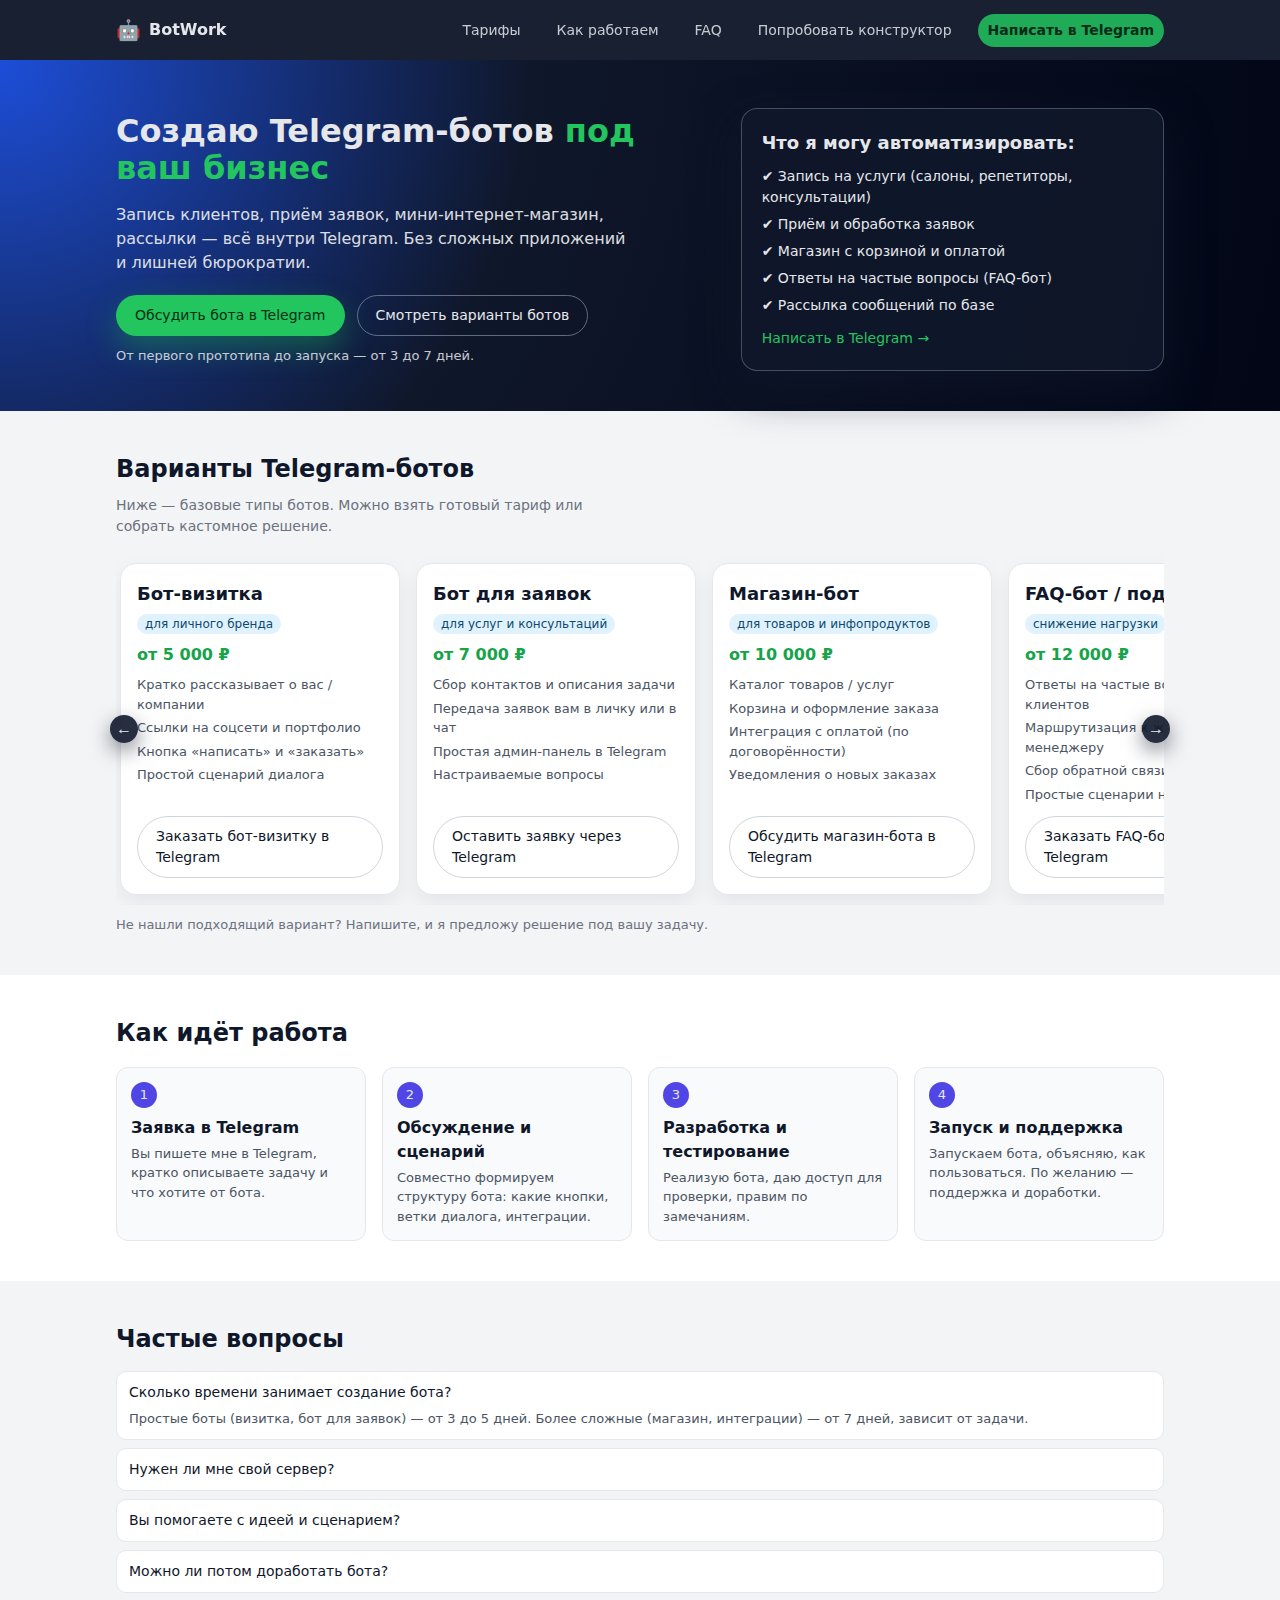
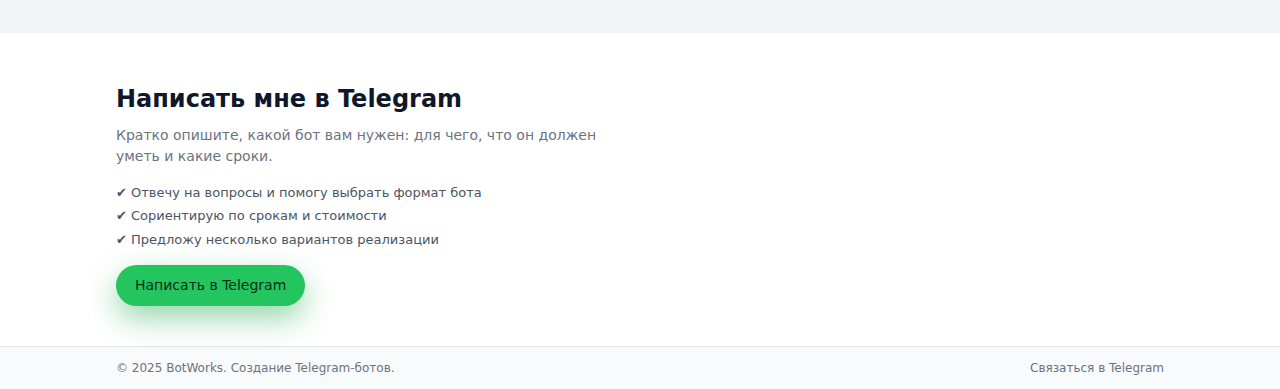
<file: index.html>
<!DOCTYPE html>
<html lang="ru">

<head>
    <meta charset="UTF-8">
    <title>Telegram-боты под ключ | Создание ботов для бизнеса</title>
    <meta name="viewport" content="width=device-width, initial-scale=1">

    <meta name="description"
        content="Создаю Telegram-ботов под ключ: для записей, магазинов, чат-поддержки, приема заявок. Фиксированные тарифы, быстрые сроки.">

    <link rel="stylesheet" href="styles.css">
</head>

<body>
    <header class="header">
        <div class="container header-inner">
            <div class="logo">
                <!-- Можно заменить на картинку -->
                <span class="logo-mark">🤖</span>
                <span class="logo-text">BotWork</span>
            </div>

            <nav class="nav">
                <a href="#bots" class="nav-link">Тарифы</a>
                <a href="#how" class="nav-link">Как работаем</a>
                <a href="#faq" class="nav-link">FAQ</a>
                <a href="bot_constractor.html" class="nav-link">Попробовать конструктор</a>
                <a href="#contact" class="nav-link nav-link-primary">Написать в Telegram</a>
            </nav>

            <button class="burger" id="burger-button" aria-label="Меню">
                <span></span>
                <span></span>
                <span></span>
            </button>
        </div>
    </header>

    <main>
        <!-- Hero блок -->
        <section class="hero">
            <div class="container hero-inner">
                <div class="hero-text">
                    <h1>Создаю Telegram-ботов <span class="accent">под ваш бизнес</span></h1>
                    <p class="hero-subtitle">
                        Запись клиентов, приём заявок, мини-интернет-магазин, рассылки —
                        всё внутри Telegram. Без сложных приложений и лишней бюрократии.
                    </p>
                    <div class="hero-actions">
                        <a href="https://t.me/@borysikkk" class="btn btn-primary" target="_blank" rel="noopener">
                            Обсудить бота в Telegram
                        </a>
                        <a href="#bots" class="btn btn-secondary">
                            Смотреть варианты ботов
                        </a>
                    </div>
                    <p class="hero-note">
                        От первого прототипа до запуска — от 3 до 7 дней.
                    </p>
                </div>

                <div class="hero-card">
                    <h2>Что я могу автоматизировать:</h2>
                    <ul class="hero-list">
                        <li>✔ Запись на услуги (салоны, репетиторы, консультации)</li>
                        <li>✔ Приём и обработка заявок</li>
                        <li>✔ Магазин с корзиной и оплатой</li>
                        <li>✔ Ответы на частые вопросы (FAQ-бот)</li>
                        <li>✔ Рассылка сообщений по базе</li>
                    </ul>
                    <a href="https://t.me/@borysikkk" class="hero-card-cta" target="_blank" rel="noopener">
                        Написать в Telegram →
                    </a>
                </div>
            </div>
        </section>

        <!-- Варианты ботов (конвейер / список) -->
        <section class="section" id="bots">
            <div class="container">
                <h2 class="section-title">Варианты Telegram-ботов</h2>
                <p class="section-subtitle">
                    Ниже — базовые типы ботов. Можно взять готовый тариф или собрать кастомное решение.
                </p>

                <!-- Конвейер: горизонтальный список карточек -->
                <div class="bots-scroller-wrapper">
                    <button class="scroll-btn scroll-btn-left" id="scroll-left" aria-label="Прокрутить влево">
                        ←
                    </button>

                    <div class="bots-scroller" id="bots-scroller">
                        <!-- Карточка 1 -->
                        <article class="bot-card">
                            <div class="bot-card-header">
                                <h3>Бот-визитка</h3>
                                <span class="bot-tag">для личного бренда</span>
                            </div>
                            <p class="bot-price">от 5 000 ₽</p>
                            <ul class="bot-list">
                                <li>Кратко рассказывает о вас / компании</li>
                                <li>Ссылки на соцсети и портфолио</li>
                                <li>Кнопка «написать» и «заказать»</li>
                                <li>Простой сценарий диалога</li>
                            </ul>
                            <a href="https://t.me/@borysikkk" class="btn btn-outline bot-btn" target="_blank"
                                rel="noopener">
                                Заказать бот-визитку в Telegram
                            </a>
                        </article>

                        <!-- Карточка 2 -->
                        <article class="bot-card">
                            <div class="bot-card-header">
                                <h3>Бот для заявок</h3>
                                <span class="bot-tag">для услуг и консультаций</span>
                            </div>
                            <p class="bot-price">от 7 000 ₽</p>
                            <ul class="bot-list">
                                <li>Сбор контактов и описания задачи</li>
                                <li>Передача заявок вам в личку или в чат</li>
                                <li>Простая админ-панель в Telegram</li>
                                <li>Настраиваемые вопросы</li>
                            </ul>
                            <a href="https://t.me/@borysikkk" class="btn btn-outline bot-btn" target="_blank"
                                rel="noopener">
                                Оставить заявку через Telegram
                            </a>
                        </article>

                        <!-- Карточка 3 -->
                        <article class="bot-card">
                            <div class="bot-card-header">
                                <h3>Магазин-бот</h3>
                                <span class="bot-tag">для товаров и инфопродуктов</span>
                            </div>
                            <p class="bot-price">от 10 000 ₽</p>
                            <ul class="bot-list">
                                <li>Каталог товаров / услуг</li>
                                <li>Корзина и оформление заказа</li>
                                <li>Интеграция с оплатой (по договорённости)</li>
                                <li>Уведомления о новых заказах</li>
                            </ul>
                            <a href="https://t.me/@borysikkk" class="btn btn-outline bot-btn" target="_blank"
                                rel="noopener">
                                Обсудить магазин-бота в Telegram
                            </a>
                        </article>

                        <!-- Карточка 4 -->
                        <article class="bot-card">
                            <div class="bot-card-header">
                                <h3>FAQ-бот / поддержка</h3>
                                <span class="bot-tag">снижение нагрузки</span>
                            </div>
                            <p class="bot-price">от 12 000 ₽</p>
                            <ul class="bot-list">
                                <li>Ответы на частые вопросы клиентов</li>
                                <li>Маршрутизация к живому менеджеру</li>
                                <li>Сбор обратной связи</li>
                                <li>Простые сценарии на кнопках</li>
                            </ul>
                            <a href="https://t.me/@borysikkk" class="btn btn-outline bot-btn" target="_blank"
                                rel="noopener">
                                Заказать FAQ-бота в Telegram
                            </a>
                        </article>

                        <!-- Карточка 5 -->
                        <article class="bot-card">
                            <div class="bot-card-header">
                                <h3>Кастомный бот</h3>
                                <span class="bot-tag">под вашу идею</span>
                            </div>
                            <p class="bot-price">от 15 000 ₽</p>
                            <ul class="bot-list">
                                <li>Индивидуальная логика и сценарии</li>
                                <li>Интеграции с API и сервисами</li>
                                <li>Подбор архитектуры под нагрузку</li>
                                <li>Сопровождение и доработка</li>
                            </ul>
                            <a href="https://t.me/@borysikkk" class="btn btn-outline bot-btn" target="_blank"
                                rel="noopener">
                                Обсудить кастомного бота
                            </a>
                        </article>

                        <!-- Карточка: Конструктор ботов -->
<article class="bot-card">
  <div class="bot-card-header">
    <h3>Конструктор ботов</h3>
    <span class="bot-tag">создайте свой сценарий</span>
  </div>
  <p class="bot-price">Зависит от объема</p>
  <ul class="bot-list">
    <li>Самостоятельно соберите логику бота</li>
    <li>Настройте сообщения, кнопки, оплату</li>
    <li>Отправьте мне — обсудим и запустим</li>
    <li>Идеально для кастомных идей</li>
  </ul>
  <a href="constructor.html" class="btn btn-outline bot-btn">
    Попробовать конструктор
  </a>
</article>
                    </div>

                    <button class="scroll-btn scroll-btn-right" id="scroll-right" aria-label="Прокрутить вправо">
                        →
                    </button>
                </div>

                <!-- Альтернативно: обычный список (на мобиле он и так выглядит как список) -->
                <p class="section-note">
                    Не нашли подходящий вариант? Напишите, и я предложу решение под вашу задачу.
                </p>
            </div>
        </section>

        <!-- Как мы работаем -->
        <section class="section section-alt" id="how">
            <div class="container">
                <h2 class="section-title">Как идёт работа</h2>
                <div class="steps">
                    <div class="step">
                        <div class="step-number">1</div>
                        <h3>Заявка в Telegram</h3>
                        <p>Вы пишете мне в Telegram, кратко описываете задачу и что хотите от бота.</p>
                    </div>
                    <div class="step">
                        <div class="step-number">2</div>
                        <h3>Обсуждение и сценарий</h3>
                        <p>Совместно формируем структуру бота: какие кнопки, ветки диалога, интеграции.</p>
                    </div>
                    <div class="step">
                        <div class="step-number">3</div>
                        <h3>Разработка и тестирование</h3>
                        <p>Реализую бота, даю доступ для проверки, правим по замечаниям.</p>
                    </div>
                    <div class="step">
                        <div class="step-number">4</div>
                        <h3>Запуск и поддержка</h3>
                        <p>Запускаем бота, объясняю, как пользоваться. По желанию — поддержка и доработки.</p>
                    </div>
                </div>
            </div>
        </section>

        <!-- FAQ -->
        <section class="section" id="faq">
            <div class="container">
                <h2 class="section-title">Частые вопросы</h2>

                <div class="faq-list">
                    <details class="faq-item" open>
                        <summary>Сколько времени занимает создание бота?</summary>
                        <p>
                            Простые боты (визитка, бот для заявок) — от 3 до 5 дней.
                            Более сложные (магазин, интеграции) — от 7 дней, зависит от задачи.
                        </p>
                    </details>

                    <details class="faq-item">
                        <summary>Нужен ли мне свой сервер?</summary>
                        <p>
                            Зависит от нагрузки и логики бота. Для простых ботов можно использовать недорогой хостинг
                            или готовые решения. При обсуждении я предложу оптимальный вариант.
                        </p>
                    </details>

                    <details class="faq-item">
                        <summary>Вы помогаете с идеей и сценарием?</summary>
                        <p>
                            Да, помогаю структурировать задачу, предложу варианты логики и подскажу, что лучше
                            автоматизировать.
                        </p>
                    </details>

                    <details class="faq-item">
                        <summary>Можно ли потом доработать бота?</summary>
                        <p>
                            Да, по договорённости можно добавлять новые функции, интеграции и менять логику.
                        </p>
                    </details>
                </div>
            </div>
        </section>

        <!-- Контакты -->
        <section class="section section-alt" id="contact">
            <div class="container contact-inner">
                <div>
                    <h2 class="section-title">Написать мне в Telegram</h2>
                    <p class="section-subtitle">
                        Кратко опишите, какой бот вам нужен: для чего, что он должен уметь и какие сроки.
                    </p>
                    <ul class="contact-list">
                        <li>✔ Отвечу на вопросы и помогу выбрать формат бота</li>
                        <li>✔ Сориентирую по срокам и стоимости</li>
                        <li>✔ Предложу несколько вариантов реализации</li>
                    </ul>
                    <a href="https://t.me/@borysikkk" class="btn btn-primary contact-btn" target="_blank"
                        rel="noopener">
                        Написать в Telegram
                    </a>
                </div>
            </div>
        </section>
    </main>

    <footer class="footer">
        <div class="container footer-inner">
            <span>© 2025 BotWorks. Создание Telegram-ботов.</span>
            <a href="https://t.me/@borysikkk" target="_blank" rel="noopener">Связаться в Telegram</a>
        </div>
    </footer>

    <script src="script.js"></script>
</body>

</html>
</file>
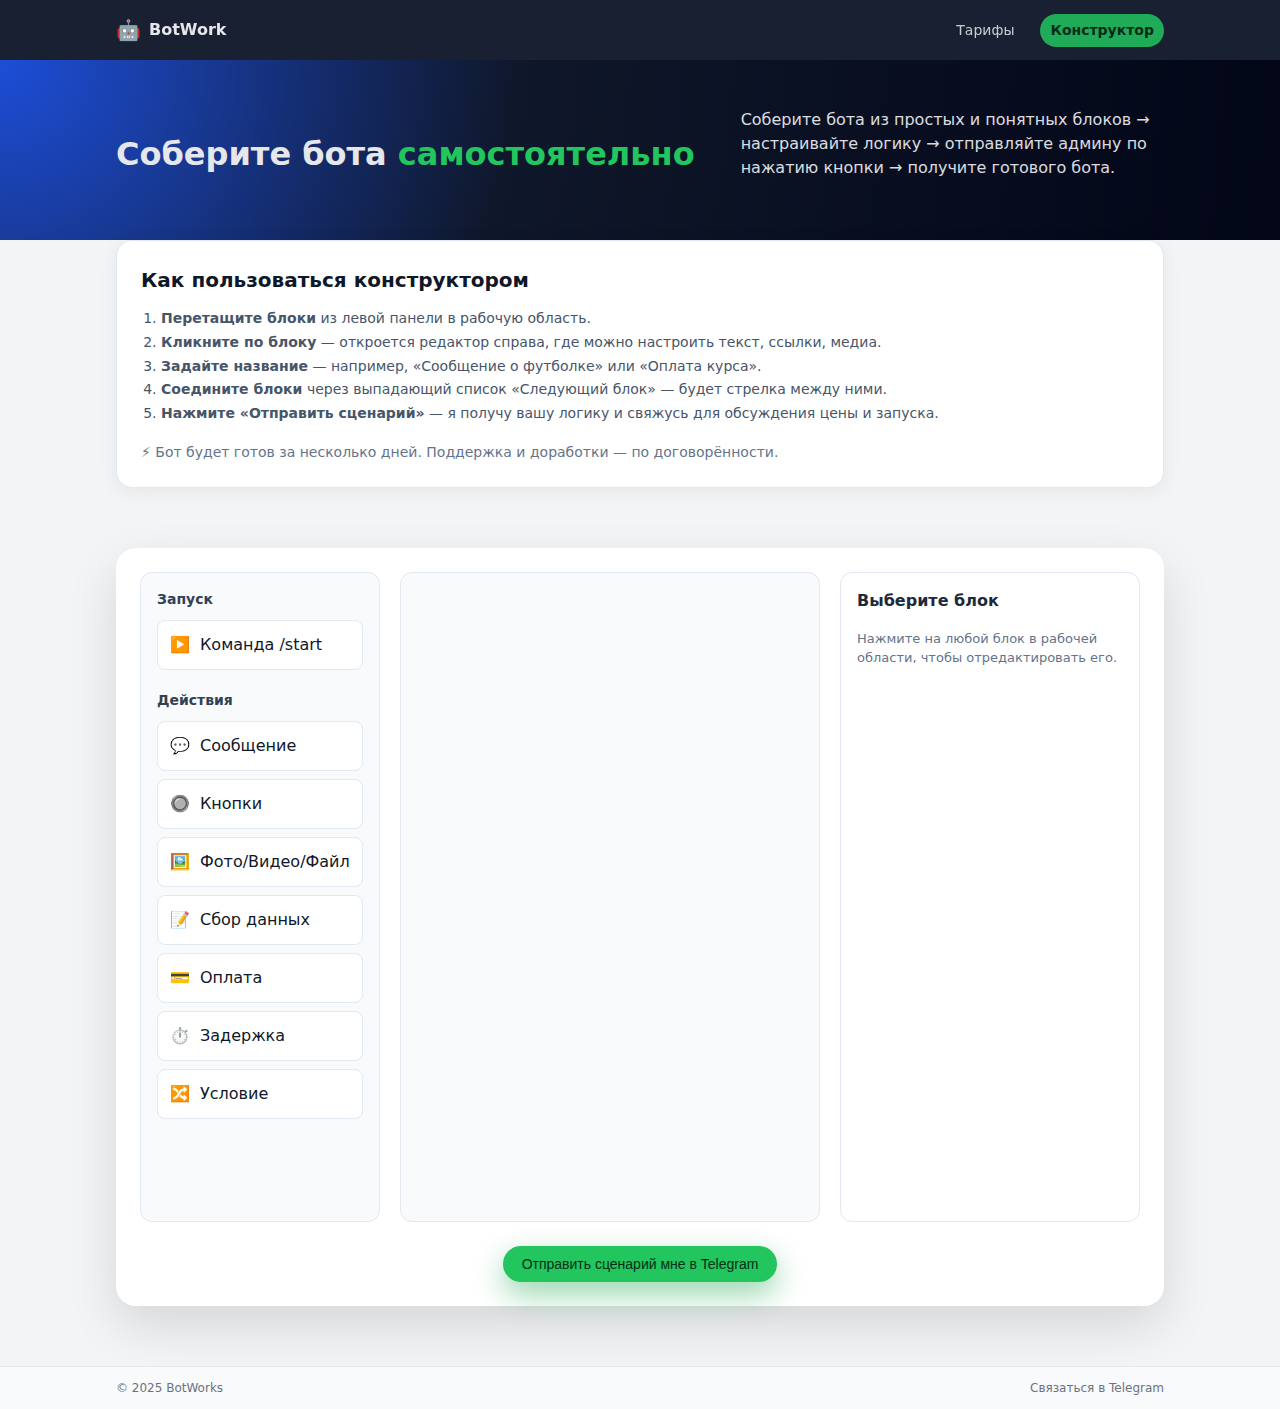
<file: bot_constractor.html>
<!DOCTYPE html>
<html lang="ru">
<head>
  <meta charset="UTF-8" />
  <meta name="viewport" content="width=device-width, initial-scale=1.0"/>
  <title>Конструктор Telegram-бота | BotWork </title>
  <link rel="stylesheet" href="styles.css">
  <meta name="description" content="Соберите бота самостоятельно — без кода.">

  <style>
  /* === Уникальные стили ТОЛЬКО для конструктора === */

  .constructor-section {
    padding: 20px 0 60px;
  }

  .constructor-card {
    background: #ffffff;
    border-radius: 20px;
    padding: 24px;
    box-shadow: 0 20px 50px rgba(0, 0, 0, 0.12);
  }

  .constructor-container {
    display: flex;
    gap: 20px;
    height: 650px;
  }

  /* Левая панель — блоки */
  .blocks-panel {
    width: 240px;
    background: #f9fafb;
    border-radius: 12px;
    padding: 16px;
    border: 1px solid #e2e8f0;
  }

  .block-category {
    margin-bottom: 20px;
  }

  .block-category-title {
    font-size: 14px;
    font-weight: 600;
    color: #334155;
    margin-bottom: 10px;
  }

  .block-item {
    background: white;
    border-radius: 8px;
    padding: 12px;
    margin-bottom: 8px;
    cursor: grab;
    border: 1px solid #e2e8f0;
    display: flex;
    align-items: center;
    gap: 10px;
    user-select: none;
  }

  .block-icon {
    font-size: 16px;
  }

  /* Рабочая область */
  .workspace {
    flex: 1;
    background: #f8fafc;
    border-radius: 12px;
    position: relative;
    overflow: auto;
    border: 1px solid #e2e8f0;
  }

  .step-block {
    position: absolute;
    background: white;
    border-radius: 12px;
    padding: 16px;
    min-width: 240px;
    box-shadow: 0 4px 16px rgba(0,0,0,0.08);
    border: 1px solid #e2e8f0;
    cursor: move;
    user-select: none;
    z-index: 1;
  }

  .step-block.selected {
    border-color: #22c55e;
    box-shadow: 0 0 0 2px rgba(34, 197, 94, 0.3);
  }

  .step-header {
    display: flex;
    align-items: center;
    gap: 8px;
    margin-bottom: 8px;
    font-size: 14px;
    font-weight: 600;
  }

  .step-content {
    font-size: 13px;
    line-height: 1.5;
    color: #334155;
    padding: 8px 0;
  }

  .step-footer {
    display: flex;
    justify-content: space-between;
    align-items: center;
    font-size: 12px;
    color: #6b7280;
  }

  .step-footer button {
    background: none;
    border: none;
    cursor: pointer;
    color: #6b7280;
    padding: 4px 8px;
    border-radius: 4px;
    transition: background 0.1s;
  }

  .step-footer button:hover {
    background: #e2e8f0;
  }

  /* Соединительные линии */
  .connection-line {
    position: absolute;
    pointer-events: none;
    z-index: 0;
    stroke: #94a3b8;
    stroke-width: 2;
    fill: none;
  }

  /* Правая панель — редактор */
  .editor-panel {
    width: 300px;
    background: white;
    border-radius: 12px;
    padding: 16px;
    border: 1px solid #e2e8f0;
  }

  .editor-header {
    font-size: 16px;
    font-weight: 600;
    margin-bottom: 16px;
    color: #1e293b;
  }

  .editor-tab {
    background: #f1f5f9;
    padding: 8px 12px;
    border-radius: 6px;
    margin-right: 8px;
    cursor: pointer;
    font-size: 13px;
    font-weight: 500;
  }

  .editor-tab.active {
    background: #22c55e;
    color: white;
  }

  .editor-content {
    margin-top: 16px;
  }

  .editor-field {
    margin-bottom: 16px;
  }

  .editor-label {
    display: block;
    font-size: 13px;
    font-weight: 500;
    margin-bottom: 6px;
    color: #334155;
  }

  .editor-input,
  .editor-textarea {
    width: 100%;
    padding: 8px 12px;
    border: 1px solid #cbd5e1;
    border-radius: 6px;
    font-size: 14px;
  }

  .editor-textarea {
    resize: vertical;
    min-height: 80px;
  }

  .editor-checkbox {
    display: flex;
    align-items: center;
    gap: 8px;
    margin-bottom: 8px;
  }

  .editor-button {
    width: 100%;
    padding: 10px;
    background: #22c55e;
    color: white;
    border: none;
    border-radius: 6px;
    font-size: 14px;
    font-weight: 500;
    cursor: pointer;
    transition: background 0.1s;
  }

  .editor-button:hover {
    background: #16a34a;
  }

  /* Адаптив */
  @media (max-width: 1024px) {
    .constructor-container {
      flex-direction: column;
      height: auto;
    }
    .blocks-panel,
    .editor-panel {
      width: 100%;
    }
  }
</style>
</head>
<body>

  <!-- Header -->
  <header class="header">
    <div class="container header-inner">
      <div class="logo">
        <span class="logo-mark">🤖</span>
        <span class="logo-text">BotWork </span>
      </div>
      <nav class="nav">
        <a href="index.html" class="nav-link">Тарифы</a>
        <a href="bot_constractor.html" class="nav-link nav-link-primary">Конструктор</a>
      </nav>
    </div>
  </header>

  <!-- Hero -->
  <section class="hero">
    <div class="container hero-inner">
      <h1>Соберите бота <span class="accent">самостоятельно</span></h1>
      <p class="hero-subtitle">
        Соберите бота из простых и понятных блоков → настраивайте логику → отправляйте админу по нажатию кнопки → получите готового бота.
      </p>
    </div>
  </section>

  <!-- Блок описания (инструкция) -->
<section class="section" style="padding-top: 0;">
  <div class="container">
    <div style="
      background: white;
      border-radius: 16px;
      padding: 24px;
      box-shadow: 0 4px 20px rgba(0,0,0,0.06);
      border: 1px solid #e2e8f0;
    ">
      <h2 style="font-size: 20px; margin-bottom: 12px; color: #0f172a;">Как пользоваться конструктором</h2>
      <ol style="font-size: 14px; line-height: 1.7; color: #475569; padding-left: 20px;">
        <li><strong>Перетащите блоки</strong> из левой панели в рабочую область.</li>
        <li><strong>Кликните по блоку</strong> — откроется редактор справа, где можно настроить текст, ссылки, медиа.</li>
        <li><strong>Задайте название</strong> — например, «Сообщение о футболке» или «Оплата курса».</li>
        <li><strong>Соедините блоки</strong> через выпадающий список «Следующий блок» — будет стрелка между ними.</li>
        <li><strong>Нажмите «Отправить сценарий»</strong> — я получу вашу логику и свяжусь для обсуждения цены и запуска.</li>
      </ol>
      <p style="font-size: 14px; margin-top: 16px; color: #64748b;">
        ⚡ Бот будет готов за несколько дней. Поддержка и доработки — по договорённости.
      </p>
    </div>
  </div>
</section>

  <!-- Конструктор -->
  <section class="constructor-section">
    <div class="container">
      <div class="constructor-card">
        <div class="constructor-container">
          <!-- Блоки -->
          <div class="blocks-panel">
            <div class="block-category">
              <div class="block-category-title">Запуск</div>
              <div class="block-item" data-type="command" draggable="true">
                <span class="block-icon">▶️</span> Команда /start
              </div>
            </div>
            <div class="block-category">
              <div class="block-category-title">Действия</div>
              <div class="block-item" data-type="message" draggable="true">
                <span class="block-icon">💬</span> Сообщение
              </div>
              <div class="block-item" data-type="buttons" draggable="true">
                <span class="block-icon">🔘</span> Кнопки
              </div>
              <div class="block-item" data-type="media" draggable="true">
                <span class="block-icon">🖼️</span> Фото/Видео/Файл
              </div>
              <div class="block-item" data-type="collect" draggable="true">
                <span class="block-icon">📝</span> Сбор данных
              </div>
              <div class="block-item" data-type="payment" draggable="true">
                <span class="block-icon">💳</span> Оплата
              </div>
              <div class="block-item" data-type="delay" draggable="true">
                <span class="block-icon">⏱️</span> Задержка
              </div>
              <div class="block-item" data-type="condition" draggable="true">
                <span class="block-icon">🔀</span> Условие
              </div>
            </div>
          </div>

          <!-- Рабочая область -->
          <div class="workspace" id="workspace">
            <!-- Динамические блоки и линии будут сюда -->
          </div>

          <!-- Редактор -->
          <div class="editor-panel" id="editor">
            <div class="editor-header">Выберите блок</div>
            <p style="font-size: 13px; color: #64748b;">Нажмите на любой блок в рабочей области, чтобы отредактировать его.</p>
          </div>
        </div>

        <div style="text-align: center; margin-top: 24px;">
          <button id="sendToAdminBtn" class="btn btn-primary">
            Отправить сценарий мне в Telegram
          </button>
        </div>
      </div>
    </div>
  </section>

  <!-- Footer -->
  <footer class="footer">
    <div class="container footer-inner">
      <span>© 2025 BotWorks </span>
      <a href="https://t.me/@borysikkk" target="_blank">Связаться в Telegram</a>
    </div>
  </footer>

  <script>
    let selectedBlock = null;
    let blocks = [];
    let connections = [];
    let blockIdCounter = 1;

    const workspace = document.getElementById('workspace');
    const editor = document.getElementById('editor');

    // Добавление блока
    function addBlock(type, x = 100, y = 100, data = {}) {
      const id = 'block-' + blockIdCounter++;
      let title = '', icon = '', defaultContent = '';

      switch (type) {
        case 'command':
          title = 'Команда /start';
          icon = '▶️';
          defaultContent = 'Привет! Это стартовый блок.';
          break;
        case 'message':
          title = 'Сообщение';
          icon = '💬';
          defaultContent = 'Привет! Это сообщение.';
          break;
        case 'buttons':
          title = 'Кнопки';
          icon = '🔘';
          defaultContent = '["Да", "Нет"]';
          break;
        case 'media':
          title = 'Медиа';
          icon = '🖼️';
          defaultContent = 'https://example.com/photo.jpg';
          break;
        case 'collect':
          title = 'Сбор данных';
          icon = '📝';
          defaultContent = 'Введите ваше имя:';
          break;
        case 'payment':
          title = 'Оплата';
          icon = '💳';
          defaultContent = 'https://pay.example.com';
          break;
        case 'delay':
          title = 'Задержка';
          icon = '⏱️';
          defaultContent = '5';
          break;
        case 'condition':
          title = 'Условие';
          icon = '🔀';
          defaultContent = 'Если ответ == "Да"';
          break;
      }

      const block = {
        id,
        type,
        displayName: title, // ← можно менять
        title, // ← исходное название (для типа)
        icon,
        content: data.content || defaultContent,
        x,
        y,
        next: null
      };
      blocks.push(block);

      renderBlock(block);
      return block;
    }

    function renderBlock(block) {
      const el = document.createElement('div');
      el.className = 'step-block';
      el.id = block.id;
      el.style.left = block.x + 'px';
      el.style.top = block.y + 'px';
      el.innerHTML = `
        <div class="step-header">
          <span>${block.icon}</span>
          <span>${block.displayName}</span>
        </div>
        <div class="step-content">${block.content}</div>
        <div class="step-footer">
          <span>Следующий шаг →</span>
          <button class="delete-btn">×</button>
        </div>
      `;

      // Выбор блока
      el.addEventListener('click', (e) => {
        if (selectedBlock) document.getElementById(selectedBlock).classList.remove('selected');
        selectedBlock = block.id;
        el.classList.add('selected');
        openEditor(block);
        e.stopPropagation();
      });

      // Удаление
      el.querySelector('.delete-btn').addEventListener('click', () => {
        el.remove();
        blocks = blocks.filter(b => b.id !== block.id);
        connections = connections.filter(c => c.from !== block.id && c.to !== block.id);
        redrawConnections();
        selectedBlock = null;
        editor.innerHTML = '<div class="editor-header">Выберите блок</div><p style="font-size:13px;color:#64748b;">Нажмите на любой блок...</p>';
      });

      // Перетаскивание
      let isDragging = false, offsetX, offsetY;
      el.addEventListener('mousedown', (e) => {
        if (e.target.classList.contains('delete-btn')) return;
        isDragging = true;
        offsetX = e.clientX - el.getBoundingClientRect().left;
        offsetY = e.clientY - el.getBoundingClientRect().top;
        el.style.zIndex = '1000';
      });

      document.addEventListener('mousemove', (e) => {
        if (!isDragging) return;
        const rect = workspace.getBoundingClientRect();
        let newX = e.clientX - rect.left - offsetX;
        let newY = e.clientY - rect.top - offsetY;
        newX = Math.max(0, Math.min(newX, rect.width - el.offsetWidth));
        newY = Math.max(0, Math.min(newY, rect.height - el.offsetHeight));
        el.style.left = newX + 'px';
        el.style.top = newY + 'px';
        const b = blocks.find(b => b.id === block.id);
        if (b) { b.x = newX; b.y = newY; }
        redrawConnections();
      });

      document.addEventListener('mouseup', () => {
        isDragging = false;
        if (el) el.style.zIndex = '';
      });

      workspace.appendChild(el);

      if (block.next) {
        drawConnection(block.id, block.next);
      }
    }

    function drawConnection(fromId, toId) {
      const from = document.getElementById(fromId);
      const to = document.getElementById(toId);
      if (!from || !to) return;

      const fromRect = from.getBoundingClientRect();
      const toRect = to.getBoundingClientRect();
      const workspaceRect = workspace.getBoundingClientRect();

      const startX = fromRect.left + fromRect.width / 2 - workspaceRect.left;
      const startY = fromRect.bottom - workspaceRect.top;
      const endX = toRect.left + toRect.width / 2 - workspaceRect.left;
      const endY = toRect.top - workspaceRect.top;

      const line = document.createElementNS("http://www.w3.org/2000/svg", "svg");
      line.setAttribute('class', 'connection-line');
      line.setAttribute('width', '100%');
      line.setAttribute('height', '100%');
      line.innerHTML = `<line x1="${startX}" y1="${startY}" x2="${endX}" y2="${endY}" />`;

      workspace.appendChild(line);
      connections.push({ from: fromId, to: toId, element: line });
    }

    function redrawConnections() {
      connections.forEach(c => {
        if (c.element) c.element.remove();
      });
      connections = [];

      blocks.forEach(block => {
        if (block.next) {
          drawConnection(block.id, block.next);
        }
      });
    }

    function openEditor(block) {
      let editorHTML = `
        <div class="editor-header">${block.icon} ${block.title}</div>
        <div class="editor-field">
          <label class="editor-label">Название блока (для вас)</label>
          <input class="editor-input" id="edit-display-name" value="${block.displayName}">
        </div>
      `;

      switch (block.type) {
        case 'command':
          const [cmd = '/start', text = 'Привет!'] = block.content.split(':', 2);
          editorHTML += `
            <div class="editor-field">
              <label class="editor-label">Команда</label>
              <input class="editor-input" id="edit-command" value="${cmd}">
            </div>
            <div class="editor-field">
              <label class="editor-label">Текст</label>
              <textarea class="editor-textarea" id="edit-content">${text}</textarea>
            </div>
          `;
          break;
        case 'message':
          editorHTML += `
            <div class="editor-field">
              <label class="editor-label">Текст</label>
              <textarea class="editor-textarea" id="edit-content">${block.content}</textarea>
            </div>
          `;
          break;
        case 'buttons':
          editorHTML += `
            <div class="editor-field">
              <label class="editor-label">Кнопки (по одной на строку)</label>
              <textarea class="editor-textarea" id="edit-buttons">${block.content.replace(/\["|"\]/g, '').replace(/",\s?"/g, '\n')}</textarea>
            </div>
            <div class="editor-checkbox">
              <input type="checkbox" id="edit-inline" ${block.content.includes('Inline') ? 'checked' : ''}>
              <label for="edit-inline">Инлайн-кнопки (ссылки)</label>
            </div>
          `;
          break;
        case 'media':
          editorHTML += `
            <div class="editor-field">
              <label class="editor-label">URL или file_id</label>
              <input class="editor-input" id="edit-media-url" value="${block.content}">
            </div>
            <div class="editor-field">
              <label class="editor-label">Тип</label>
              <select class="editor-input" id="edit-media-type">
                <option value="photo">Фото</option>
                <option value="video">Видео</option>
                <option value="document">Документ</option>
              </select>
            </div>
          `;
          break;
        case 'collect':
          editorHTML += `
            <div class="editor-field">
              <label class="editor-label">Вопрос</label>
              <input class="editor-input" id="edit-collect-question" value="${block.content}">
            </div>
            <div class="editor-field">
              <label class="editor-label">Имя поля (например, email)</label>
              <input class="editor-input" id="edit-collect-field" value="user_name">
            </div>
          `;
          break;
        case 'payment':
          editorHTML += `
            <div class="editor-field">
              <label class="editor-label">Ссылка на оплату</label>
              <input class="editor-input" id="edit-payment-url" value="${block.content}">
            </div>
            <div class="editor-field">
              <label class="editor-label">Текст кнопки</label>
              <input class="editor-input" id="edit-payment-text" value="Оплатить">
            </div>
          `;
          break;
        case 'delay':
          editorHTML += `
            <div class="editor-field">
              <label class="editor-label">Задержка (секунд)</label>
              <input class="editor-input" type="number" id="edit-delay-seconds" value="${block.content}">
            </div>
          `;
          break;
        case 'condition':
          editorHTML += `
            <div class="editor-field">
              <label class="editor-label">Условие</label>
              <input class="editor-input" id="edit-condition" value="${block.content}">
            </div>
            <div style="font-size:12px;color:#6b7280;margin-top:4px;">
              Пример: "ответ содержит 'купить'"
            </div>
          `;
          break;
      }

      editorHTML += `
        <div class="editor-field">
          <label class="editor-label">Следующий блок</label>
          <select class="editor-input" id="edit-next-block">
            <option value="">Нет</option>
            ${blocks.map(b => `<option value="${b.id}" ${block.next === b.id ? 'selected' : ''}>${b.displayName}</option>`).join('')}
          </select>
        </div>
        <button class="editor-button" id="save-edit">Сохранить</button>
      `;

      editor.innerHTML = editorHTML;

      // Сохранение
      document.getElementById('save-edit').addEventListener('click', () => {
        block.displayName = document.getElementById('edit-display-name').value.trim() || block.title;

        let newContent = '';
        switch (block.type) {
          case 'command':
            const cmd = document.getElementById('edit-command').value.trim();
            const text = document.getElementById('edit-content').value.trim();
            newContent = `${cmd}:${text}`;
            break;
          case 'message':
            newContent = document.getElementById('edit-content').value;
            break;
          case 'buttons':
            const btns = document.getElementById('edit-buttons').value.split('\n').filter(b => b.trim()).map(b => `"${b.trim()}"`).join(', ');
            newContent = `[${btns}]`;
            break;
          case 'media':
            newContent = document.getElementById('edit-media-url').value.trim();
            break;
          case 'collect':
            newContent = document.getElementById('edit-collect-question').value.trim();
            break;
          case 'payment':
            newContent = document.getElementById('edit-payment-url').value.trim();
            break;
          case 'delay':
            newContent = document.getElementById('edit-delay-seconds').value;
            break;
          case 'condition':
            newContent = document.getElementById('edit-condition').value.trim();
            break;
        }

        block.content = newContent;
        document.querySelector(`#${block.id} .step-header span:last-child`).textContent = block.displayName;
        document.querySelector(`#${block.id} .step-content`).textContent = newContent;

        const nextId = document.getElementById('edit-next-block').value;
        block.next = nextId;
        redrawConnections();
      });
    }

    // Drag & Drop
    document.querySelectorAll('.block-item').forEach(item => {
      item.addEventListener('dragstart', (e) => {
        e.dataTransfer.setData('type', item.dataset.type);
      });
    });

    workspace.addEventListener('dragover', (e) => e.preventDefault());
    workspace.addEventListener('drop', (e) => {
      e.preventDefault();
      const type = e.dataTransfer.getData('type');
      const rect = workspace.getBoundingClientRect();
      const x = e.clientX - rect.left - 120;
      const y = e.clientY - rect.top - 60;
      addBlock(type, x, y);
    });

    // Отправка
    document.getElementById('sendToAdminBtn').addEventListener('click', () => {
      if (blocks.length === 0) {
        alert('Добавьте хотя бы один блок!');
        return;
      }
      let text = 'Сценарий бота:\n\n';
      blocks.forEach((b, i) => {
        text += `${i + 1}. ${b.displayName}: "${b.content}"\n`;
        if (b.next) {
          const next = blocks.find(bl => bl.id === b.next);
          if (next) text += `   → Следующий: ${next.displayName}\n`;
        }
      });
      text += '\nЗапрос на разработку.';
      window.open(`https://t.me/@borysikkk?text=${encodeURIComponent(text)}`, '_blank');
    });
  </script>

</body>
</html>
</file>
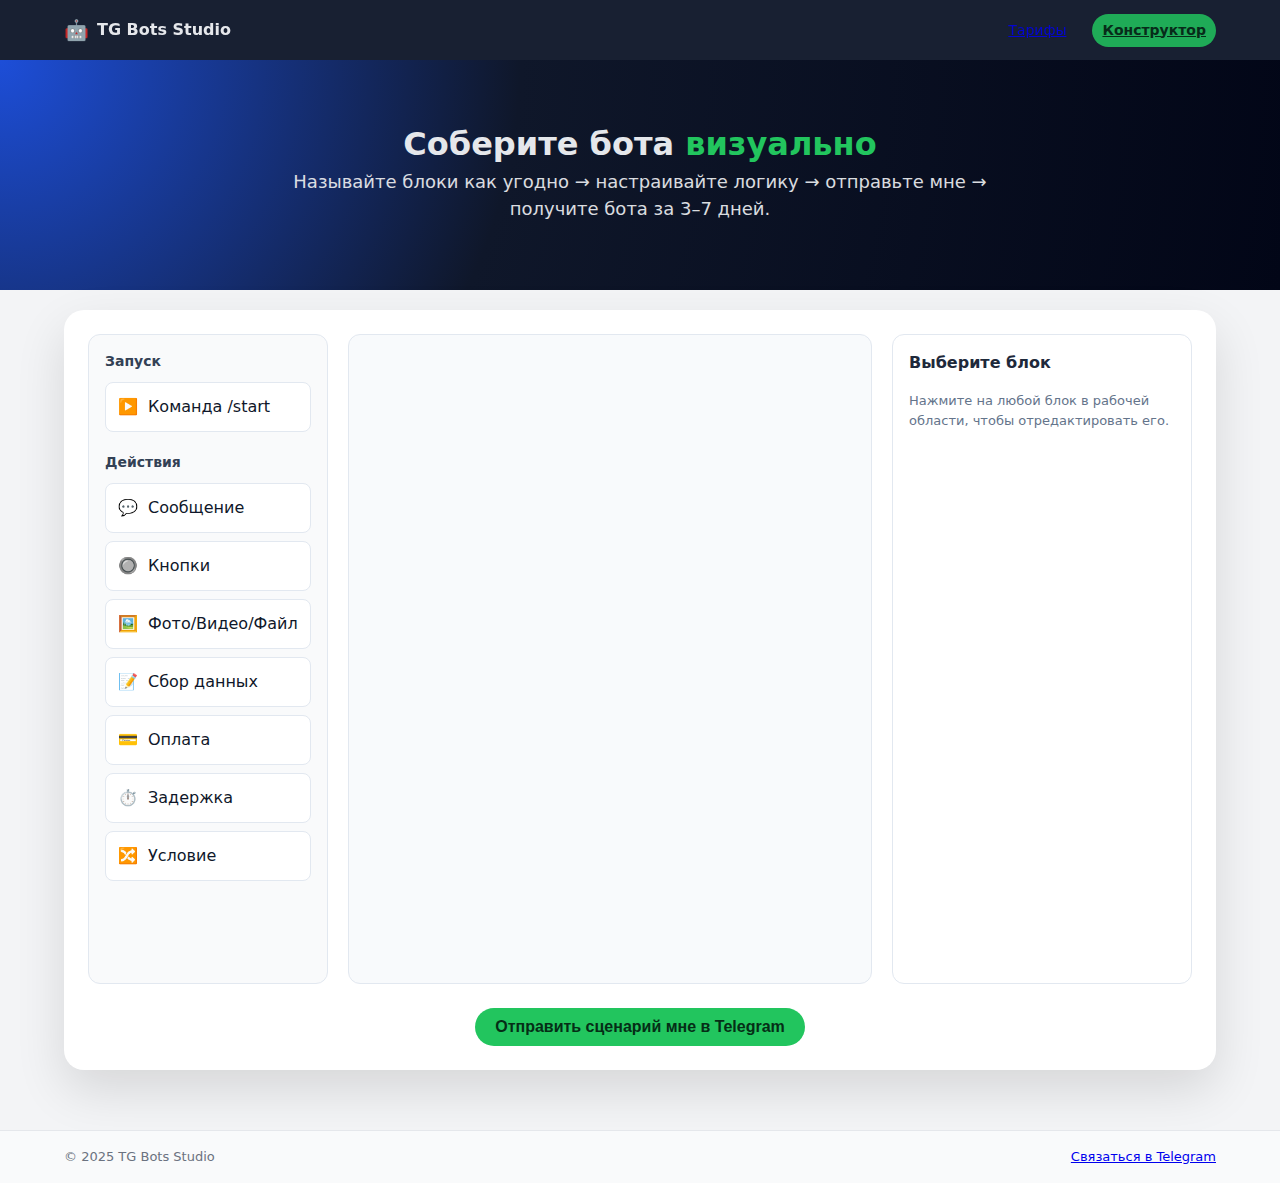
<file: bot_constryctor/bot_constractor.html>
<!DOCTYPE html>
<html lang="ru">
<head>
  <meta charset="UTF-8" />
  <meta name="viewport" content="width=device-width, initial-scale=1.0"/>
  <title>Конструктор Telegram-бота | TG Bots Studio</title>
  <meta name="description" content="Соберите бота визуально — без кода.">

  <style>
    /* === Твой стиль + улучшения для конструктора === */
    *,
    *::before,
    *::after {
      box-sizing: border-box;
      margin: 0;
      padding: 0;
    }

    body {
      font-family: system-ui, -apple-system, BlinkMacSystemFont, "Segoe UI", sans-serif;
      line-height: 1.5;
      color: #0f172a;
      background-color: #f3f4f6;
    }

    .container {
      max-width: 1200px;
      margin: 0 auto;
      padding: 0 24px;
    }

    /* Header */
    .header {
      position: sticky;
      top: 0;
      z-index: 20;
      background-color: rgba(15, 23, 42, 0.96);
      backdrop-filter: blur(10px);
      color: #e5e7eb;
    }

    .header-inner {
      display: flex;
      align-items: center;
      justify-content: space-between;
      height: 60px;
    }

    .logo {
      display: flex;
      align-items: center;
      gap: 8px;
      font-weight: 600;
    }

    .logo-mark { font-size: 20px; }
    .logo-text { font-size: 16px; }

    .nav { display: flex; align-items: center; gap: 16px; }
    .nav-link {
      font-size: 14px;
      opacity: 0.85;
      padding: 6px 10px;
      border-radius: 999px;
      transition: background 0.15s;
    }
    .nav-link:hover { background: rgba(148,163,184,0.15); opacity: 1; }
    .nav-link-primary {
      background: #22c55e;
      color: #052e16;
      font-weight: 600;
    }
    .nav-link-primary:hover { background: #16a34a; }

    /* Hero */
    .hero {
      padding: 60px 0 40px;
      background: radial-gradient(circle at top left, #1d4ed8 0, #0f172a 40%, #020617 100%);
      color: #e5e7eb;
    }

    .hero-inner {
      text-align: center;
    }

    .hero-text h1 {
      font-size: 36px;
      line-height: 1.2;
      margin-bottom: 16px;
    }

    .accent { color: #22c55e; }

    .hero-subtitle {
      font-size: 18px;
      opacity: 0.95;
      margin: 0 auto 28px;
      max-width: 700px;
    }

    /* Конструктор */
    .constructor-section {
      padding: 20px 0 60px;
    }

    .constructor-card {
      background: #ffffff;
      border-radius: 20px;
      padding: 24px;
      box-shadow: 0 20px 50px rgba(0, 0, 0, 0.12);
    }

    .constructor-container {
      display: flex;
      gap: 20px;
      height: 650px;
    }

    /* Левая панель — блоки */
    .blocks-panel {
      width: 240px;
      background: #f9fafb;
      border-radius: 12px;
      padding: 16px;
      border: 1px solid #e2e8f0;
    }

    .block-category {
      margin-bottom: 20px;
    }

    .block-category-title {
      font-size: 14px;
      font-weight: 600;
      color: #334155;
      margin-bottom: 10px;
    }

    .block-item {
      background: white;
      border-radius: 8px;
      padding: 12px;
      margin-bottom: 8px;
      cursor: grab;
      border: 1px solid #e2e8f0;
      display: flex;
      align-items: center;
      gap: 10px;
      user-select: none;
    }

    .block-icon {
      font-size: 16px;
    }

    /* Рабочая область */
    .workspace {
      flex: 1;
      background: #f8fafc;
      border-radius: 12px;
      position: relative;
      overflow: auto;
      border: 1px solid #e2e8f0;
    }

    .step-block {
      position: absolute;
      background: white;
      border-radius: 12px;
      padding: 16px;
      min-width: 240px;
      box-shadow: 0 4px 16px rgba(0,0,0,0.08);
      border: 1px solid #e2e8f0;
      cursor: move;
      user-select: none;
      z-index: 1;
    }

    .step-block.selected {
      border-color: #22c55e;
      box-shadow: 0 0 0 2px rgba(34, 197, 94, 0.3);
    }

    .step-header {
      display: flex;
      align-items: center;
      gap: 8px;
      margin-bottom: 8px;
      font-size: 14px;
      font-weight: 600;
    }

    .step-content {
      font-size: 13px;
      line-height: 1.5;
      color: #334155;
      padding: 8px 0;
    }

    .step-footer {
      display: flex;
      justify-content: space-between;
      align-items: center;
      font-size: 12px;
      color: #6b7280;
    }

    .step-footer button {
      background: none;
      border: none;
      cursor: pointer;
      color: #6b7280;
      padding: 4px 8px;
      border-radius: 4px;
      transition: background 0.1s;
    }

    .step-footer button:hover {
      background: #e2e8f0;
    }

    /* Соединительные линии */
    .connection-line {
      position: absolute;
      pointer-events: none;
      z-index: 0;
      stroke: #94a3b8;
      stroke-width: 2;
      fill: none;
    }

    /* Правая панель — редактор */
    .editor-panel {
      width: 300px;
      background: white;
      border-radius: 12px;
      padding: 16px;
      border: 1px solid #e2e8f0;
    }

    .editor-header {
      font-size: 16px;
      font-weight: 600;
      margin-bottom: 16px;
      color: #1e293b;
    }

    .editor-tab {
      background: #f1f5f9;
      padding: 8px 12px;
      border-radius: 6px;
      margin-right: 8px;
      cursor: pointer;
      font-size: 13px;
      font-weight: 500;
    }

    .editor-tab.active {
      background: #22c55e;
      color: white;
    }

    .editor-content {
      margin-top: 16px;
    }

    .editor-field {
      margin-bottom: 16px;
    }

    .editor-label {
      display: block;
      font-size: 13px;
      font-weight: 500;
      margin-bottom: 6px;
      color: #334155;
    }

    .editor-input,
    .editor-textarea {
      width: 100%;
      padding: 8px 12px;
      border: 1px solid #cbd5e1;
      border-radius: 6px;
      font-size: 14px;
    }

    .editor-textarea {
      resize: vertical;
      min-height: 80px;
    }

    .editor-checkbox {
      display: flex;
      align-items: center;
      gap: 8px;
      margin-bottom: 8px;
    }

    .editor-button {
      width: 100%;
      padding: 10px;
      background: #22c55e;
      color: white;
      border: none;
      border-radius: 6px;
      font-size: 14px;
      font-weight: 500;
      cursor: pointer;
      transition: background 0.1s;
    }

    .editor-button:hover {
      background: #16a34a;
    }

    .btn {
      display: inline-flex;
      align-items: center;
      justify-content: center;
      border-radius: 999px;
      padding: 10px 20px;
      font-size: 16px;
      font-weight: 600;
      cursor: pointer;
      transition: transform 0.15s ease;
    }

    .btn-primary {
      background-color: #22c55e;
      color: #052e16;
      border: none;
    }

    .btn-primary:hover {
      background-color: #16a34a;
      transform: translateY(-1px);
    }

    /* Footer */
    .footer {
      border-top: 1px solid #e5e7eb;
      background: #f9fafb;
      padding: 16px 0;
      font-size: 13px;
      color: #6b7280;
    }

    .footer-inner {
      display: flex;
      justify-content: space-between;
    }

    @media (max-width: 1024px) {
      .constructor-container { flex-direction: column; height: auto; }
      .blocks-panel, .editor-panel { width: 100%; }
    }
  </style>
</head>
<body>

  <!-- Header -->
  <header class="header">
    <div class="container header-inner">
      <div class="logo">
        <span class="logo-mark">🤖</span>
        <span class="logo-text">TG Bots Studio</span>
      </div>
      <nav class="nav">
        <a href="/" class="nav-link">Тарифы</a>
        <a href="constructor.html" class="nav-link nav-link-primary">Конструктор</a>
      </nav>
    </div>
  </header>

  <!-- Hero -->
  <section class="hero">
    <div class="container hero-inner">
      <h1>Соберите бота <span class="accent">визуально</span></h1>
      <p class="hero-subtitle">
        Называйте блоки как угодно → настраивайте логику → отправьте мне → получите бота за 3–7 дней.
      </p>
    </div>
  </section>

  <!-- Конструктор -->
  <section class="constructor-section">
    <div class="container">
      <div class="constructor-card">
        <div class="constructor-container">
          <!-- Блоки -->
          <div class="blocks-panel">
            <div class="block-category">
              <div class="block-category-title">Запуск</div>
              <div class="block-item" data-type="command" draggable="true">
                <span class="block-icon">▶️</span> Команда /start
              </div>
            </div>
            <div class="block-category">
              <div class="block-category-title">Действия</div>
              <div class="block-item" data-type="message" draggable="true">
                <span class="block-icon">💬</span> Сообщение
              </div>
              <div class="block-item" data-type="buttons" draggable="true">
                <span class="block-icon">🔘</span> Кнопки
              </div>
              <div class="block-item" data-type="media" draggable="true">
                <span class="block-icon">🖼️</span> Фото/Видео/Файл
              </div>
              <div class="block-item" data-type="collect" draggable="true">
                <span class="block-icon">📝</span> Сбор данных
              </div>
              <div class="block-item" data-type="payment" draggable="true">
                <span class="block-icon">💳</span> Оплата
              </div>
              <div class="block-item" data-type="delay" draggable="true">
                <span class="block-icon">⏱️</span> Задержка
              </div>
              <div class="block-item" data-type="condition" draggable="true">
                <span class="block-icon">🔀</span> Условие
              </div>
            </div>
          </div>

          <!-- Рабочая область -->
          <div class="workspace" id="workspace">
            <!-- Динамические блоки и линии будут сюда -->
          </div>

          <!-- Редактор -->
          <div class="editor-panel" id="editor">
            <div class="editor-header">Выберите блок</div>
            <p style="font-size: 13px; color: #64748b;">Нажмите на любой блок в рабочей области, чтобы отредактировать его.</p>
          </div>
        </div>

        <div style="text-align: center; margin-top: 24px;">
          <button id="sendToAdminBtn" class="btn btn-primary">
            Отправить сценарий мне в Telegram
          </button>
        </div>
      </div>
    </div>
  </section>

  <!-- Footer -->
  <footer class="footer">
    <div class="container footer-inner">
      <span>© 2025 TG Bots Studio</span>
      <a href="https://t.me/your_username" target="_blank">Связаться в Telegram</a>
    </div>
  </footer>

  <script>
    let selectedBlock = null;
    let blocks = [];
    let connections = [];
    let blockIdCounter = 1;

    const workspace = document.getElementById('workspace');
    const editor = document.getElementById('editor');

    // Добавление блока
    function addBlock(type, x = 100, y = 100, data = {}) {
      const id = 'block-' + blockIdCounter++;
      let title = '', icon = '', defaultContent = '';

      switch (type) {
        case 'command':
          title = 'Команда /start';
          icon = '▶️';
          defaultContent = 'Привет! Это стартовый блок.';
          break;
        case 'message':
          title = 'Сообщение';
          icon = '💬';
          defaultContent = 'Привет! Это сообщение.';
          break;
        case 'buttons':
          title = 'Кнопки';
          icon = '🔘';
          defaultContent = '["Да", "Нет"]';
          break;
        case 'media':
          title = 'Медиа';
          icon = '🖼️';
          defaultContent = 'https://example.com/photo.jpg';
          break;
        case 'collect':
          title = 'Сбор данных';
          icon = '📝';
          defaultContent = 'Введите ваше имя:';
          break;
        case 'payment':
          title = 'Оплата';
          icon = '💳';
          defaultContent = 'https://pay.example.com';
          break;
        case 'delay':
          title = 'Задержка';
          icon = '⏱️';
          defaultContent = '5';
          break;
        case 'condition':
          title = 'Условие';
          icon = '🔀';
          defaultContent = 'Если ответ == "Да"';
          break;
      }

      const block = {
        id,
        type,
        displayName: title, // ← можно менять
        title, // ← исходное название (для типа)
        icon,
        content: data.content || defaultContent,
        x,
        y,
        next: null
      };
      blocks.push(block);

      renderBlock(block);
      return block;
    }

    function renderBlock(block) {
      const el = document.createElement('div');
      el.className = 'step-block';
      el.id = block.id;
      el.style.left = block.x + 'px';
      el.style.top = block.y + 'px';
      el.innerHTML = `
        <div class="step-header">
          <span>${block.icon}</span>
          <span>${block.displayName}</span>
        </div>
        <div class="step-content">${block.content}</div>
        <div class="step-footer">
          <span>Следующий шаг →</span>
          <button class="delete-btn">×</button>
        </div>
      `;

      // Выбор блока
      el.addEventListener('click', (e) => {
        if (selectedBlock) document.getElementById(selectedBlock).classList.remove('selected');
        selectedBlock = block.id;
        el.classList.add('selected');
        openEditor(block);
        e.stopPropagation();
      });

      // Удаление
      el.querySelector('.delete-btn').addEventListener('click', () => {
        el.remove();
        blocks = blocks.filter(b => b.id !== block.id);
        connections = connections.filter(c => c.from !== block.id && c.to !== block.id);
        redrawConnections();
        selectedBlock = null;
        editor.innerHTML = '<div class="editor-header">Выберите блок</div><p style="font-size:13px;color:#64748b;">Нажмите на любой блок...</p>';
      });

      // Перетаскивание
      let isDragging = false, offsetX, offsetY;
      el.addEventListener('mousedown', (e) => {
        if (e.target.classList.contains('delete-btn')) return;
        isDragging = true;
        offsetX = e.clientX - el.getBoundingClientRect().left;
        offsetY = e.clientY - el.getBoundingClientRect().top;
        el.style.zIndex = '1000';
      });

      document.addEventListener('mousemove', (e) => {
        if (!isDragging) return;
        const rect = workspace.getBoundingClientRect();
        let newX = e.clientX - rect.left - offsetX;
        let newY = e.clientY - rect.top - offsetY;
        newX = Math.max(0, Math.min(newX, rect.width - el.offsetWidth));
        newY = Math.max(0, Math.min(newY, rect.height - el.offsetHeight));
        el.style.left = newX + 'px';
        el.style.top = newY + 'px';
        const b = blocks.find(b => b.id === block.id);
        if (b) { b.x = newX; b.y = newY; }
        redrawConnections();
      });

      document.addEventListener('mouseup', () => {
        isDragging = false;
        if (el) el.style.zIndex = '';
      });

      workspace.appendChild(el);

      if (block.next) {
        drawConnection(block.id, block.next);
      }
    }

    function drawConnection(fromId, toId) {
      const from = document.getElementById(fromId);
      const to = document.getElementById(toId);
      if (!from || !to) return;

      const fromRect = from.getBoundingClientRect();
      const toRect = to.getBoundingClientRect();
      const workspaceRect = workspace.getBoundingClientRect();

      const startX = fromRect.left + fromRect.width / 2 - workspaceRect.left;
      const startY = fromRect.bottom - workspaceRect.top;
      const endX = toRect.left + toRect.width / 2 - workspaceRect.left;
      const endY = toRect.top - workspaceRect.top;

      const line = document.createElementNS("http://www.w3.org/2000/svg", "svg");
      line.setAttribute('class', 'connection-line');
      line.setAttribute('width', '100%');
      line.setAttribute('height', '100%');
      line.innerHTML = `<line x1="${startX}" y1="${startY}" x2="${endX}" y2="${endY}" />`;

      workspace.appendChild(line);
      connections.push({ from: fromId, to: toId, element: line });
    }

    function redrawConnections() {
      connections.forEach(c => {
        if (c.element) c.element.remove();
      });
      connections = [];

      blocks.forEach(block => {
        if (block.next) {
          drawConnection(block.id, block.next);
        }
      });
    }

    function openEditor(block) {
      let editorHTML = `
        <div class="editor-header">${block.icon} ${block.title}</div>
        <div class="editor-field">
          <label class="editor-label">Название блока (для вас)</label>
          <input class="editor-input" id="edit-display-name" value="${block.displayName}">
        </div>
      `;

      switch (block.type) {
        case 'command':
          const [cmd = '/start', text = 'Привет!'] = block.content.split(':', 2);
          editorHTML += `
            <div class="editor-field">
              <label class="editor-label">Команда</label>
              <input class="editor-input" id="edit-command" value="${cmd}">
            </div>
            <div class="editor-field">
              <label class="editor-label">Текст</label>
              <textarea class="editor-textarea" id="edit-content">${text}</textarea>
            </div>
          `;
          break;
        case 'message':
          editorHTML += `
            <div class="editor-field">
              <label class="editor-label">Текст</label>
              <textarea class="editor-textarea" id="edit-content">${block.content}</textarea>
            </div>
          `;
          break;
        case 'buttons':
          editorHTML += `
            <div class="editor-field">
              <label class="editor-label">Кнопки (по одной на строку)</label>
              <textarea class="editor-textarea" id="edit-buttons">${block.content.replace(/\["|"\]/g, '').replace(/",\s?"/g, '\n')}</textarea>
            </div>
            <div class="editor-checkbox">
              <input type="checkbox" id="edit-inline" ${block.content.includes('Inline') ? 'checked' : ''}>
              <label for="edit-inline">Инлайн-кнопки (ссылки)</label>
            </div>
          `;
          break;
        case 'media':
          editorHTML += `
            <div class="editor-field">
              <label class="editor-label">URL или file_id</label>
              <input class="editor-input" id="edit-media-url" value="${block.content}">
            </div>
            <div class="editor-field">
              <label class="editor-label">Тип</label>
              <select class="editor-input" id="edit-media-type">
                <option value="photo">Фото</option>
                <option value="video">Видео</option>
                <option value="document">Документ</option>
              </select>
            </div>
          `;
          break;
        case 'collect':
          editorHTML += `
            <div class="editor-field">
              <label class="editor-label">Вопрос</label>
              <input class="editor-input" id="edit-collect-question" value="${block.content}">
            </div>
            <div class="editor-field">
              <label class="editor-label">Имя поля (например, email)</label>
              <input class="editor-input" id="edit-collect-field" value="user_name">
            </div>
          `;
          break;
        case 'payment':
          editorHTML += `
            <div class="editor-field">
              <label class="editor-label">Ссылка на оплату</label>
              <input class="editor-input" id="edit-payment-url" value="${block.content}">
            </div>
            <div class="editor-field">
              <label class="editor-label">Текст кнопки</label>
              <input class="editor-input" id="edit-payment-text" value="Оплатить">
            </div>
          `;
          break;
        case 'delay':
          editorHTML += `
            <div class="editor-field">
              <label class="editor-label">Задержка (секунд)</label>
              <input class="editor-input" type="number" id="edit-delay-seconds" value="${block.content}">
            </div>
          `;
          break;
        case 'condition':
          editorHTML += `
            <div class="editor-field">
              <label class="editor-label">Условие</label>
              <input class="editor-input" id="edit-condition" value="${block.content}">
            </div>
            <div style="font-size:12px;color:#6b7280;margin-top:4px;">
              Пример: "ответ содержит 'купить'"
            </div>
          `;
          break;
      }

      editorHTML += `
        <div class="editor-field">
          <label class="editor-label">Следующий блок</label>
          <select class="editor-input" id="edit-next-block">
            <option value="">Нет</option>
            ${blocks.map(b => `<option value="${b.id}" ${block.next === b.id ? 'selected' : ''}>${b.displayName}</option>`).join('')}
          </select>
        </div>
        <button class="editor-button" id="save-edit">Сохранить</button>
      `;

      editor.innerHTML = editorHTML;

      // Сохранение
      document.getElementById('save-edit').addEventListener('click', () => {
        block.displayName = document.getElementById('edit-display-name').value.trim() || block.title;

        let newContent = '';
        switch (block.type) {
          case 'command':
            const cmd = document.getElementById('edit-command').value.trim();
            const text = document.getElementById('edit-content').value.trim();
            newContent = `${cmd}:${text}`;
            break;
          case 'message':
            newContent = document.getElementById('edit-content').value;
            break;
          case 'buttons':
            const btns = document.getElementById('edit-buttons').value.split('\n').filter(b => b.trim()).map(b => `"${b.trim()}"`).join(', ');
            newContent = `[${btns}]`;
            break;
          case 'media':
            newContent = document.getElementById('edit-media-url').value.trim();
            break;
          case 'collect':
            newContent = document.getElementById('edit-collect-question').value.trim();
            break;
          case 'payment':
            newContent = document.getElementById('edit-payment-url').value.trim();
            break;
          case 'delay':
            newContent = document.getElementById('edit-delay-seconds').value;
            break;
          case 'condition':
            newContent = document.getElementById('edit-condition').value.trim();
            break;
        }

        block.content = newContent;
        document.querySelector(`#${block.id} .step-header span:last-child`).textContent = block.displayName;
        document.querySelector(`#${block.id} .step-content`).textContent = newContent;

        const nextId = document.getElementById('edit-next-block').value;
        block.next = nextId;
        redrawConnections();
      });
    }

    // Drag & Drop
    document.querySelectorAll('.block-item').forEach(item => {
      item.addEventListener('dragstart', (e) => {
        e.dataTransfer.setData('type', item.dataset.type);
      });
    });

    workspace.addEventListener('dragover', (e) => e.preventDefault());
    workspace.addEventListener('drop', (e) => {
      e.preventDefault();
      const type = e.dataTransfer.getData('type');
      const rect = workspace.getBoundingClientRect();
      const x = e.clientX - rect.left - 120;
      const y = e.clientY - rect.top - 60;
      addBlock(type, x, y);
    });

    // Отправка
    document.getElementById('sendToAdminBtn').addEventListener('click', () => {
      if (blocks.length === 0) {
        alert('Добавьте хотя бы один блок!');
        return;
      }
      let text = 'Сценарий бота:\n\n';
      blocks.forEach((b, i) => {
        text += `${i + 1}. ${b.displayName}: "${b.content}"\n`;
        if (b.next) {
          const next = blocks.find(bl => bl.id === b.next);
          if (next) text += `   → Следующий: ${next.displayName}\n`;
        }
      });
      text += '\nЗапрос на разработку.';
      window.open(`https://t.me/your_username?text=${encodeURIComponent(text)}`, '_blank');
    });
  </script>

</body>
</html>
</file>
<file: styles.css>
/* Сброс и базовые настройки */

*,
*::before,
*::after {
    box-sizing: border-box;
    margin: 0;
    padding: 0;
}

html {
    scroll-behavior: smooth;
}

body {
    font-family: system-ui, -apple-system, BlinkMacSystemFont, "Segoe UI", sans-serif;
    line-height: 1.5;
    color: #0f172a;
    background-color: #f3f4f6;
}

a {
    color: inherit;
    text-decoration: none;
}

img {
    max-width: 100%;
    display: block;
}

.container {
    max-width: 1080px;
    margin: 0 auto;
    padding: 0 16px;
}

/* Header */

.header {
    position: sticky;
    top: 0;
    z-index: 20;
    background-color: rgba(15, 23, 42, 0.96);
    backdrop-filter: blur(10px);
    color: #e5e7eb;
}

.header-inner {
    display: flex;
    align-items: center;
    justify-content: space-between;
    height: 60px;
}

.logo {
    display: flex;
    align-items: center;
    gap: 8px;
    font-weight: 600;
}

.logo-mark {
    font-size: 20px;
}

.logo-text {
    font-size: 16px;
}

/* Навигация */

.nav {
    display: flex;
    align-items: center;
    gap: 16px;
}

.nav-link {
    font-size: 14px;
    opacity: 0.85;
    padding: 6px 10px;
    border-radius: 999px;
    transition: background-color 0.15s ease, opacity 0.15s ease;
}

.nav-link:hover {
    background-color: rgba(148, 163, 184, 0.15);
    opacity: 1;
}

.nav-link-primary {
    background-color: #22c55e;
    color: #052e16;
    font-weight: 600;
}

.nav-link-primary:hover {
    background-color: #16a34a;
}

/* Бургер меню для мобилы */

.burger {
    display: none;
    flex-direction: column;
    gap: 4px;
    background: none;
    border: none;
    padding: 4px;
    cursor: pointer;
}

.burger span {
    width: 22px;
    height: 2px;
    background-color: #e5e7eb;
    border-radius: 999px;
}

/* Hero */

.hero {
    padding: 48px 0 40px 0;
    background: radial-gradient(circle at top left, #1d4ed8 0, #0f172a 40%, #020617 100%);
    color: #e5e7eb;
}

.hero-inner {
    display: grid;
    grid-template-columns: minmax(0, 1.4fr) minmax(0, 1fr);
    gap: 32px;
    align-items: center;
}

.hero-text h1 {
    font-size: 32px;
    line-height: 1.15;
    margin-bottom: 16px;
}

.accent {
    color: #22c55e;
}

.hero-subtitle {
    font-size: 16px;
    max-width: 520px;
    opacity: 0.95;
    margin-bottom: 20px;
}

.hero-actions {
    display: flex;
    flex-wrap: wrap;
    gap: 12px;
    margin-bottom: 10px;
}

.hero-note {
    font-size: 13px;
    opacity: 0.85;
}

/* Hero card */

.hero-card {
    background-color: rgba(15, 23, 42, 0.9);
    border-radius: 16px;
    padding: 20px;
    border: 1px solid rgba(148, 163, 184, 0.4);
    box-shadow: 0 18px 45px rgba(15, 23, 42, 0.7);
}

.hero-card h2 {
    font-size: 18px;
    margin-bottom: 10px;
}

.hero-list {
    list-style: none;
    font-size: 14px;
    display: flex;
    flex-direction: column;
    gap: 6px;
    margin-bottom: 10px;
}

.hero-card-cta {
    font-size: 14px;
    color: #22c55e;
    font-weight: 500;
}

/* Общие элементы секций */

.section {
    padding: 40px 0;
}

.section-alt {
    background-color: #ffffff;
}

.section-title {
    font-size: 24px;
    margin-bottom: 8px;
}

.section-subtitle {
    font-size: 14px;
    color: #6b7280;
    max-width: 520px;
    margin-bottom: 16px;
}

.section-note {
    font-size: 13px;
    color: #6b7280;
    margin-top: 10px;
}

/* Кнопки */

.btn {
    display: inline-flex;
    align-items: center;
    justify-content: center;
    border-radius: 999px;
    padding: 9px 18px;
    font-size: 14px;
    font-weight: 500;
    border: 1px solid transparent;
    cursor: pointer;
    transition: transform 0.1s ease, box-shadow 0.1s ease, background-color 0.1s ease, border-color 0.1s ease;
}

.btn-primary {
    background-color: #22c55e;
    color: #052e16;
    box-shadow: 0 12px 30px rgba(22, 163, 74, 0.45);
}

.btn-primary:hover {
    background-color: #16a34a;
    transform: translateY(-1px);
}

.btn-secondary {
    background-color: transparent;
    border-color: rgba(148, 163, 184, 0.6);
    color: #e5e7eb;
}

.btn-secondary:hover {
    background-color: rgba(15, 23, 42, 0.7);
}

.btn-outline {
    background-color: #ffffff;
    color: #0f172a;
    border-color: #d1d5db;
}

.btn-outline:hover {
    border-color: #4f46e5;
}

/* Блок с ботами (конвейер) */

.bots-scroller-wrapper {
    position: relative;
    margin-top: 12px;
}

.bots-scroller {
    display: flex;
    gap: 16px;
    overflow-x: auto;
    padding: 10px 4px 10px 4px;
    scroll-behavior: smooth;
}

.bots-scroller::-webkit-scrollbar {
    height: 6px;
}

.bots-scroller::-webkit-scrollbar-track {
    background-color: #e5e7eb;
}

.bots-scroller::-webkit-scrollbar-thumb {
    background-color: #9ca3af;
    border-radius: 999px;
}

.bot-card {
    min-width: 260px;
    max-width: 280px;
    flex-shrink: 0;
    background-color: #ffffff;
    border-radius: 16px;
    padding: 16px;
    border: 1px solid #e5e7eb;
    box-shadow: 0 8px 20px rgba(15, 23, 42, 0.06);
    display: flex;
    flex-direction: column;
    justify-content: space-between;
}

.bot-card-header {
    margin-bottom: 8px;
}

.bot-card-header h3 {
    font-size: 18px;
    margin-bottom: 4px;
}

.bot-tag {
    font-size: 12px;
    padding: 3px 8px;
    background-color: #e0f2fe;
    color: #0c4a6e;
    border-radius: 999px;
}

.bot-price {
    font-size: 16px;
    font-weight: 600;
    margin-bottom: 8px;
    color: #16a34a;
}

.bot-list {
    list-style: none;
    font-size: 13px;
    color: #4b5563;
    display: flex;
    flex-direction: column;
    gap: 4px;
    margin-bottom: 12px;
}

.bot-btn {
    margin-top: auto;
}

/* Кнопки прокрутки "конвейера" */

.scroll-btn {
    position: absolute;
    top: 50%;
    transform: translateY(-50%);
    width: 28px;
    height: 28px;
    border-radius: 999px;
    border: none;
    background-color: rgba(15, 23, 42, 0.9);
    color: #e5e7eb;
    cursor: pointer;
    display: flex;
    align-items: center;
    justify-content: center;
    font-size: 16px;
    box-shadow: 0 8px 20px rgba(15, 23, 42, 0.5);
}

.scroll-btn-left {
    left: -6px;
}

.scroll-btn-right {
    right: -6px;
}

/* Как работаем (steps) */

.steps {
    display: grid;
    grid-template-columns: repeat(4, minmax(0, 1fr));
    gap: 16px;
    margin-top: 16px;
}

.step {
    background-color: #f9fafb;
    border-radius: 12px;
    padding: 14px;
    border: 1px solid #e5e7eb;
}

.step-number {
    width: 26px;
    height: 26px;
    border-radius: 999px;
    background-color: #4f46e5;
    color: #e5e7eb;
    display: flex;
    align-items: center;
    justify-content: center;
    font-size: 13px;
    margin-bottom: 8px;
}

.step h3 {
    font-size: 16px;
    margin-bottom: 4px;
}

.step p {
    font-size: 13px;
    color: #4b5563;
}

/* FAQ */

.faq-list {
    margin-top: 14px;
    display: flex;
    flex-direction: column;
    gap: 8px;
}

.faq-item {
    background-color: #ffffff;
    border-radius: 10px;
    padding: 10px 12px;
    border: 1px solid #e5e7eb;
}

.faq-item summary {
    cursor: pointer;
    font-size: 14px;
    font-weight: 500;
    list-style: none;
}

.faq-item summary::marker,
.faq-item summary::-webkit-details-marker {
    display: none;
}

.faq-item p {
    margin-top: 6px;
    font-size: 13px;
    color: #4b5563;
}

/* Контакты */

.contact-inner {
    margin-top: 8px;
}

.contact-list {
    list-style: none;
    font-size: 13px;
    color: #4b5563;
    display: flex;
    flex-direction: column;
    gap: 4px;
    margin: 10px 0 12px 0;
}

.contact-btn {
    margin-top: 4px;
}

/* Footer */

.footer {
    border-top: 1px solid #e5e7eb;
    background-color: #f9fafb;
    padding: 12px 0;
    font-size: 12px;
    color: #6b7280;
}

.footer-inner {
    display: flex;
    align-items: center;
    justify-content: space-between;
}

/* Адаптив */

@media (max-width: 768px) {
    .nav {
        position: absolute;
        inset: 60px 0 auto 0;
        background-color: rgba(15, 23, 42, 0.98);
        flex-direction: column;
        align-items: flex-start;
        padding: 8px 16px 12px 16px;
        gap: 8px;
        display: none;
    }

    .nav.nav-open {
        display: flex;
    }

    .burger {
        display: flex;
    }

    .hero-inner {
        grid-template-columns: minmax(0, 1fr);
    }

    .hero {
        padding-top: 32px;
    }

    .hero-text h1 {
        font-size: 26px;
    }

    .hero-card {
        margin-top: 8px;
    }

    .steps {
        grid-template-columns: repeat(2, minmax(0, 1fr));
    }

    .scroll-btn {
        display: none;
    }

    .footer-inner {
        flex-direction: column;
        gap: 4px;
        align-items: flex-start;
    }
}

@media (max-width: 480px) {
    .steps {
        grid-template-columns: minmax(0, 1fr);
    }

    .bot-card {
        min-width: 80%;
    }
}
</file>
